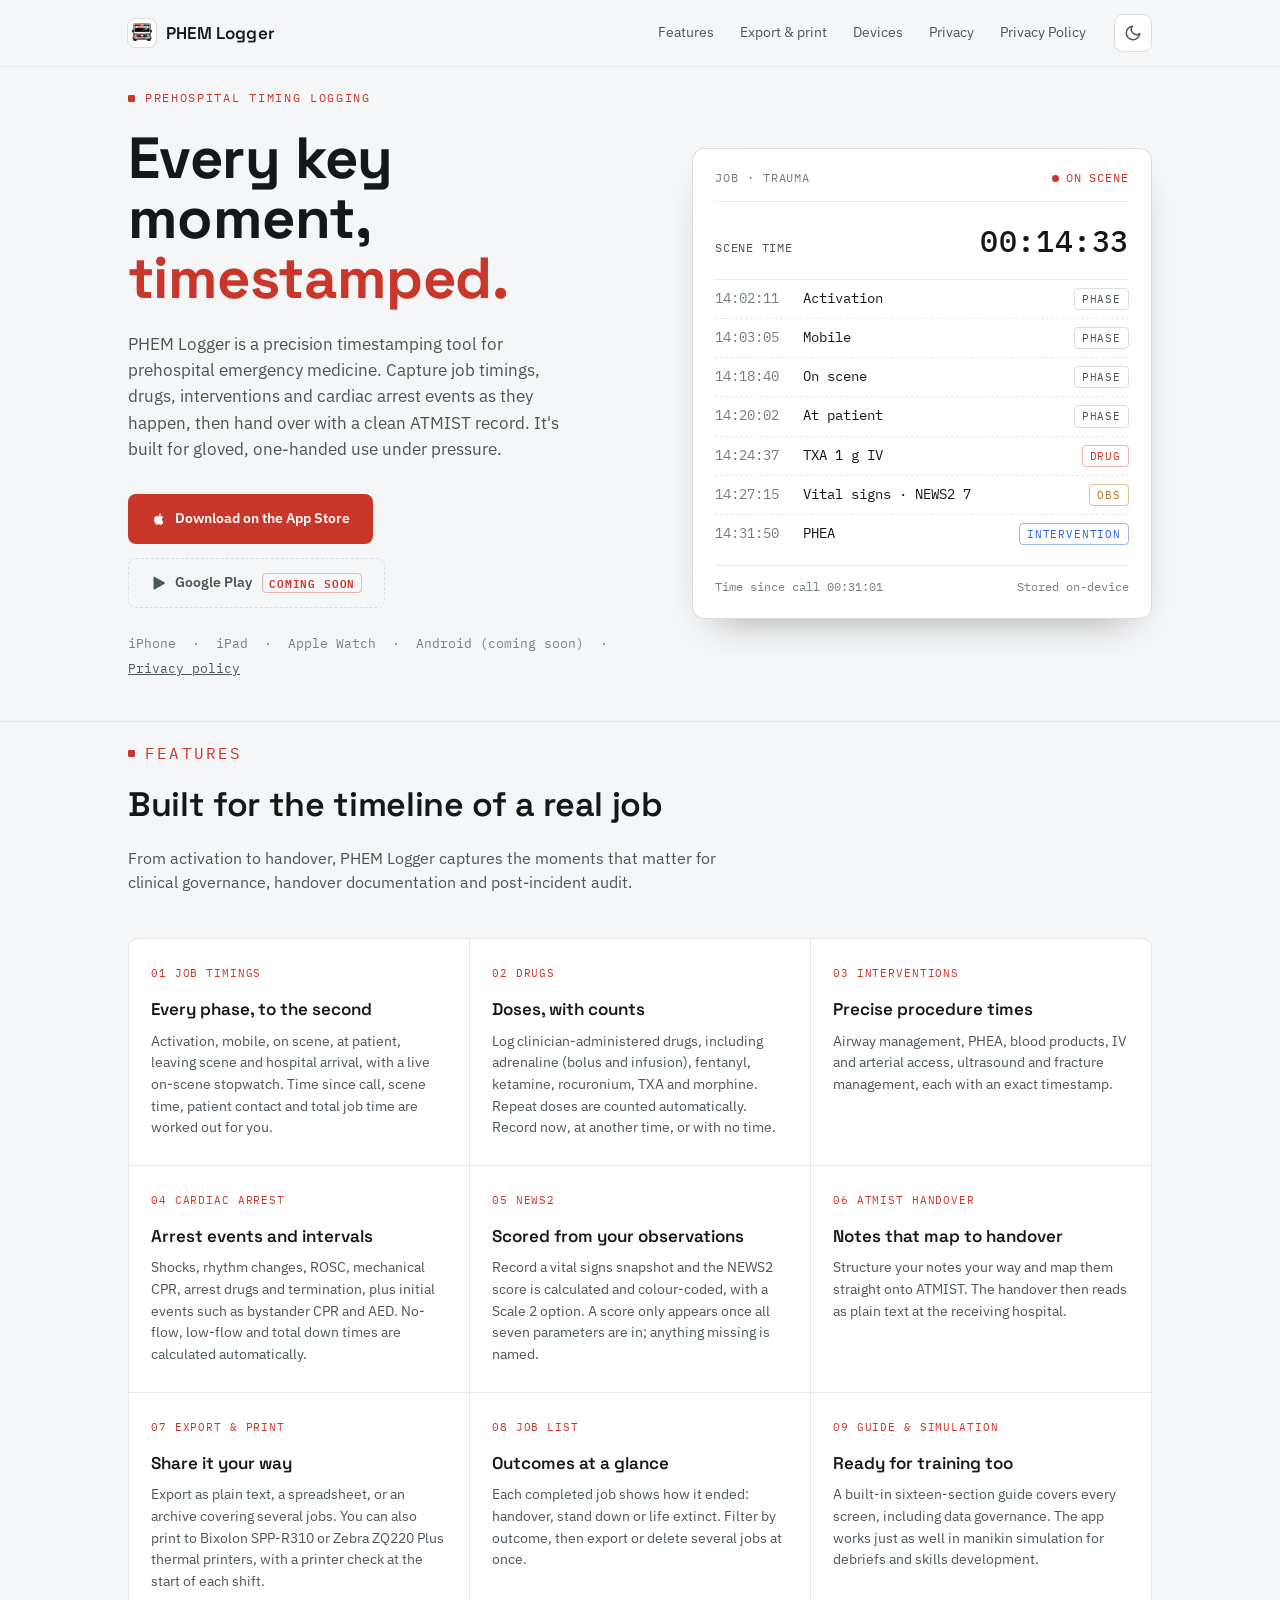
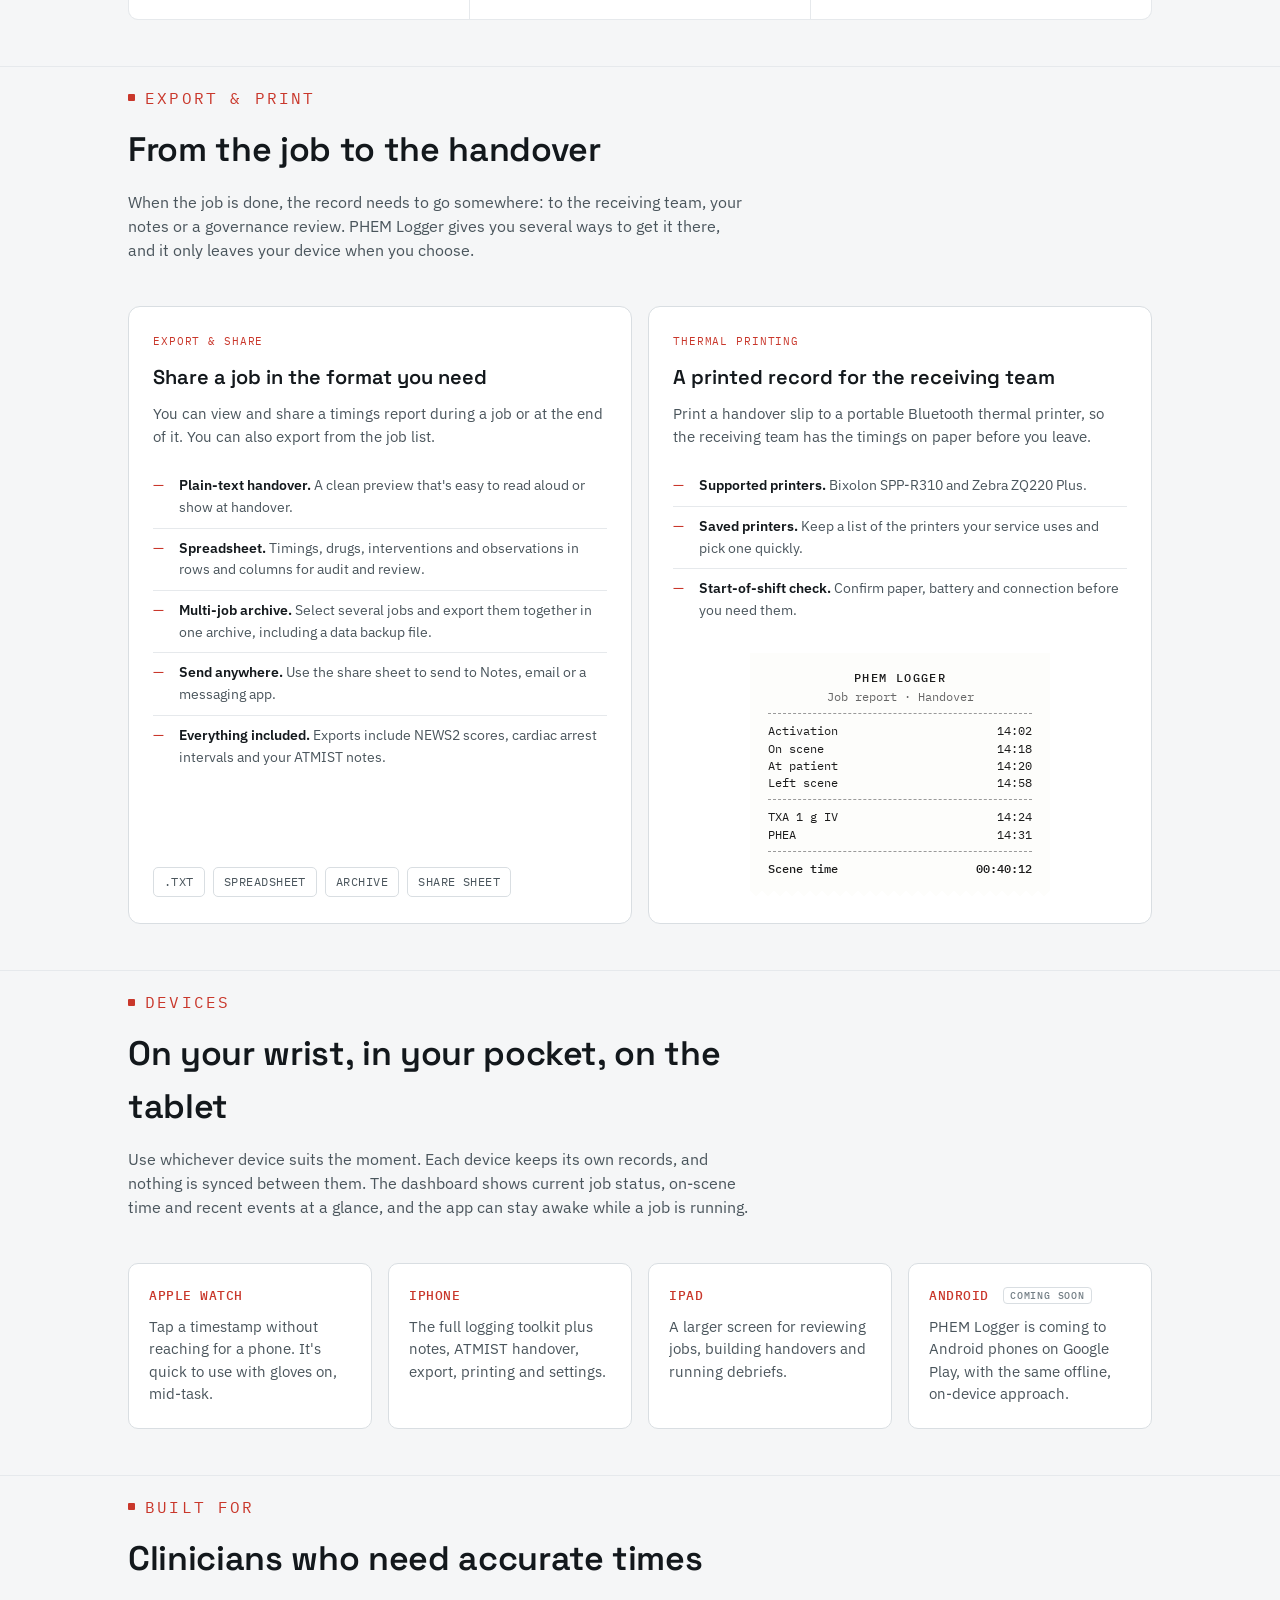
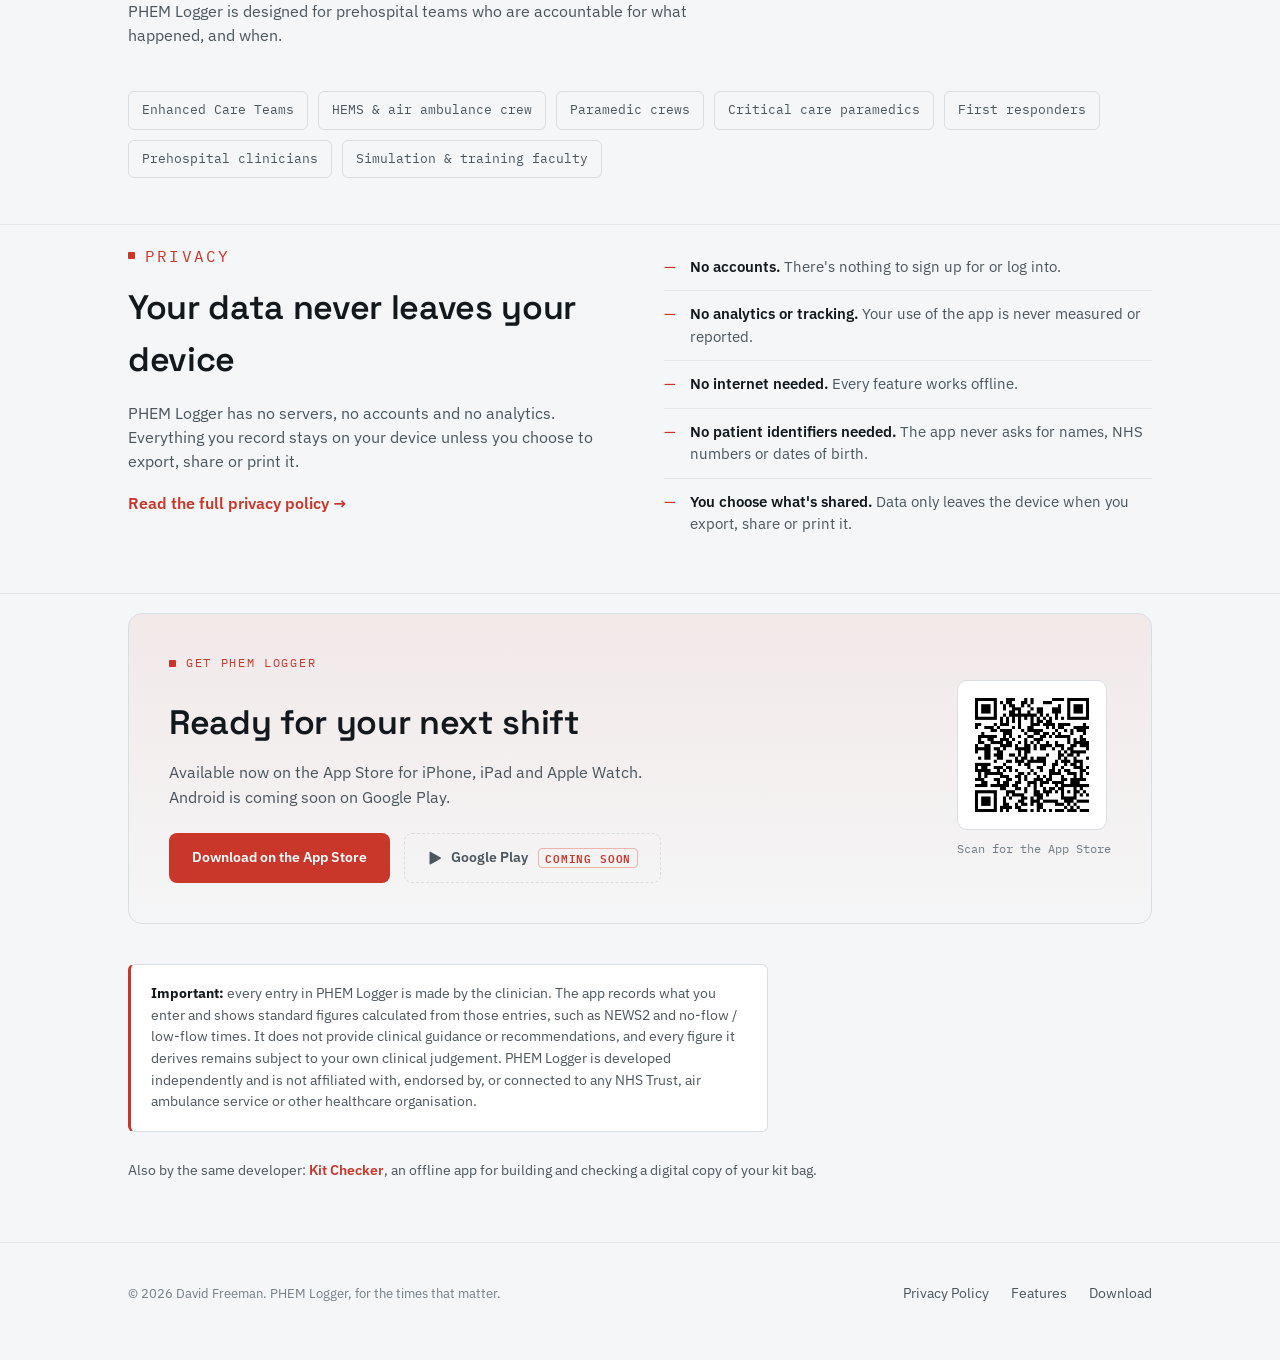
<file: index.html>
<!DOCTYPE html>
<html lang="en">
<head>
<meta charset="UTF-8">
<meta name="viewport" content="width=device-width, initial-scale=1.0">
<title>PHEM Logger — Prehospital timing, logged</title>
<meta name="description" content="PHEM Logger is a precision timestamping app for prehospital emergency medicine. Log job timings, drugs, interventions, cardiac arrest events and NEWS2 on iPhone, iPad and Apple Watch, with Android coming soon, then build an ATMIST handover. All data stays on your device.">
<meta name="theme-color" content="#12161a">
<script>
  try { var t = localStorage.getItem('phem-logger-theme'); if (t === 'light' || t === 'dark') document.documentElement.setAttribute('data-theme', t); } catch (e) {}
</script>
<link rel="preconnect" href="https://fonts.googleapis.com">
<link rel="preconnect" href="https://fonts.gstatic.com" crossorigin>
<link href="https://fonts.googleapis.com/css2?family=Space+Grotesk:wght@400;500;600;700&family=IBM+Plex+Sans:wght@400;500;600&family=IBM+Plex+Mono:wght@400;500&display=swap" rel="stylesheet">
<link rel="icon" type="image/png" sizes="32x32" href="assets/icon-32.png">
<link rel="icon" type="image/png" sizes="16x16" href="assets/icon-16.png">
<link rel="apple-touch-icon" sizes="180x180" href="assets/apple-touch-icon.png">
<link rel="stylesheet" href="assets/site.css">
<style>
  /* ---------- HERO ---------- */
  .hero{ padding:22px 0 43px; border-bottom:1px solid var(--line-soft); }
  .hero-grid{
    display:grid;
    grid-template-columns:1.05fr 0.95fr;
    gap:56px;
    align-items:center;
  }
  h1{
    font-family:var(--font-display);
    font-weight:700;
    font-size:clamp(38px, 5.2vw, 58px);
    line-height:1.04;
    letter-spacing:-0.01em;
    margin:0 0 22px;
  }
  h1 em{ font-style:normal; color:var(--accent); }
  .hero p.lede{
    font-size:17px;
    color:var(--text-dim);
    max-width:46ch;
    margin:0 0 32px;
  }
  .cta-row{ display:flex; gap:14px; flex-wrap:wrap; }
  .platforms a{ color:var(--text-dim); }
  .platforms a:hover{ color:var(--text); }
  .platforms{
    margin-top:26px;
    font-family:var(--font-mono);
    font-size:12.5px;
    color:var(--text-faint);
    display:flex; flex-wrap:wrap; gap:6px 16px;
  }

  /* ---------- EVENT LOG (signature element) ---------- */
  .log{
    background:var(--panel);
    border:1px solid var(--line);
    border-radius:12px;
    padding:20px 22px 22px;
    font-family:var(--font-mono);
    font-size:13.5px;
    box-shadow:0 18px 40px -24px rgba(0,0,0,0.45);
  }
  .log-head{
    display:flex; justify-content:space-between; align-items:center;
    color:var(--text-faint);
    font-size:11.5px; letter-spacing:0.08em; text-transform:uppercase;
    padding-bottom:14px;
    border-bottom:1px solid var(--line-soft);
  }
  .live{ display:inline-flex; align-items:center; gap:7px; color:var(--accent); }
  .live::before{
    content:""; width:7px; height:7px; border-radius:50%;
    background:var(--accent);
    animation:pulse 1.6s ease-in-out infinite;
  }
  @keyframes pulse{ 50%{ opacity:0.25; } }

  .stopwatch{
    display:flex; justify-content:space-between; align-items:baseline;
    padding:16px 0 14px;
    border-bottom:1px solid var(--line-soft);
  }
  .stopwatch .lbl{ color:var(--text-dim); font-size:12px; letter-spacing:0.06em; text-transform:uppercase; }
  .stopwatch .val{
    font-family:var(--font-mono);
    font-size:30px; font-weight:500;
    color:var(--text);
    font-variant-numeric:tabular-nums;
    letter-spacing:0.02em;
  }

  .log ul{ list-style:none; margin:0; padding:0; }
  .log li{
    display:grid;
    grid-template-columns:76px 1fr auto;
    gap:12px; align-items:baseline;
    padding:8px 0;
    border-bottom:1px dashed var(--line-soft);
    opacity:0;
    animation:reveal .4s ease forwards;
  }
  .log li:last-child{ border-bottom:none; }
  .log .ts{ color:var(--text-faint); font-variant-numeric:tabular-nums; }
  .log .ev{ color:var(--text); }
  .log .tag{
    font-size:10.5px; letter-spacing:0.08em; text-transform:uppercase;
    padding:2px 7px; border-radius:4px;
    border:1px solid var(--line);
    color:var(--text-dim);
  }
  .log .tag.drug{ color:var(--accent); border-color:var(--accent-dim); }
  .log .tag.int{ color:var(--blue); border-color:color-mix(in srgb, var(--blue) 45%, transparent); }
  .log .tag.obs{ color:var(--amber); border-color:color-mix(in srgb, var(--amber) 45%, transparent); }
  @keyframes reveal{ to{ opacity:1; } }
  .log li:nth-child(1){ animation-delay:.3s; }
  .log li:nth-child(2){ animation-delay:.6s; }
  .log li:nth-child(3){ animation-delay:.9s; }
  .log li:nth-child(4){ animation-delay:1.2s; }
  .log li:nth-child(5){ animation-delay:1.5s; }
  .log li:nth-child(6){ animation-delay:1.8s; }
  .log li:nth-child(7){ animation-delay:2.1s; }

  .log-foot{
    margin-top:12px; padding-top:12px;
    border-top:1px solid var(--line-soft);
    color:var(--text-faint);
    font-size:11.5px;
    display:flex; justify-content:space-between; gap:12px; flex-wrap:wrap;
  }

  /* ---------- SECTIONS ---------- */
  section{ padding:19px 0 46px; border-bottom:1px solid var(--line-soft); scroll-margin-top:64px; }
  .section-head{ max-width:62ch; margin-bottom:44px; }
  .section-head .eyebrow{ margin-bottom:14px; }
  h2{
    font-family:var(--font-display);
    font-weight:600;
    font-size:clamp(26px, 3.4vw, 34px);
    letter-spacing:-0.01em;
    margin:0 0 14px;
  }
  .section-head p{ color:var(--text-dim); font-size:15.5px; margin:0; }

  /* ---------- FEATURES ---------- */
  .features{
    display:grid;
    grid-template-columns:repeat(3, 1fr);
    gap:1px;
    background:var(--line-soft);
    border:1px solid var(--line-soft);
    border-radius:10px;
    overflow:hidden;
  }
  .feature{ background:var(--panel); padding:26px 22px; }
  .feature .num{
    font-family:var(--font-mono);
    font-size:11px;
    color:var(--accent);
    letter-spacing:0.08em;
    margin-bottom:14px;
  }
  .feature h3{
    font-family:var(--font-display);
    font-size:17px;
    margin:0 0 8px;
    font-weight:600;
  }
  .feature p{ font-size:14px; color:var(--text-dim); margin:0; }

  /* ---------- EXPORT & PRINT ---------- */
  .handover{
    display:grid;
    grid-template-columns:1fr 1fr;
    gap:16px;
  }
  .panel{
    border:1px solid var(--line);
    border-radius:12px;
    background:var(--panel);
    padding:26px 24px;
    display:flex; flex-direction:column;
  }
  .panel .num{
    font-family:var(--font-mono);
    font-size:11px;
    color:var(--accent);
    letter-spacing:0.08em;
    margin-bottom:12px;
  }
  .panel h3{
    font-family:var(--font-display);
    font-size:20px; font-weight:600;
    margin:0 0 10px;
  }
  .panel > p{ font-size:14.5px; color:var(--text-dim); margin:0 0 18px; }
  .panel .dash-list{ margin-bottom:22px; }
  .panel .dash-list li{ font-size:14px; padding:9px 0 9px 26px; }
  .formats{ display:flex; flex-wrap:wrap; gap:8px; margin-top:auto; }
  .formats span{
    font-family:var(--font-mono);
    font-size:11.5px;
    letter-spacing:0.04em;
    color:var(--text-dim);
    border:1px solid var(--line);
    border-radius:5px;
    padding:5px 10px;
  }
  /* Thermal printout mock: always paper-white, whatever the theme. */
  .receipt{
    margin-top:auto;
    align-self:center;
    width:100%; max-width:300px;
    background:#fdfdfb;
    color:#1b1b1b;
    font-family:var(--font-mono);
    font-size:11.5px;
    line-height:1.5;
    padding:16px 18px 20px;
    box-shadow:0 10px 26px -14px rgba(0,0,0,0.5);
    -webkit-mask:linear-gradient(#000 0 0) top/100% calc(100% - 8px) no-repeat,
      conic-gradient(from -45deg at bottom, #0000, #000 1deg 89deg, #0000 90deg) bottom/12px 8px repeat-x;
            mask:linear-gradient(#000 0 0) top/100% calc(100% - 8px) no-repeat,
      conic-gradient(from -45deg at bottom, #0000, #000 1deg 89deg, #0000 90deg) bottom/12px 8px repeat-x;
  }
  .receipt .r-title{ text-align:center; font-weight:500; letter-spacing:0.12em; margin-bottom:2px; }
  .receipt .r-sub{ text-align:center; color:#666; margin-bottom:8px; }
  .receipt .r-rule{ border-top:1px dashed #9a9a9a; margin:8px 0; }
  .receipt .r-row{ display:flex; justify-content:space-between; gap:10px; }
  .receipt .r-k{ font-weight:500; }

  /* ---------- DEVICES ---------- */
  .devices{
    display:grid;
    grid-template-columns:repeat(4, 1fr);
    gap:16px;
  }
  .device h3 .soon-tag{
    font-size:10px; letter-spacing:0.08em;
    color:var(--text-faint);
    border:1px solid var(--line);
    border-radius:4px;
    padding:1px 6px; margin-left:6px;
    vertical-align:1px;
  }
  .device h3 .soon-tag:empty{ display:none; }
  .device{
    border:1px solid var(--line);
    border-radius:10px;
    padding:22px 20px;
    background:var(--panel);
  }
  .device h3{
    font-family:var(--font-mono);
    font-size:12.5px;
    letter-spacing:0.04em;
    text-transform:uppercase;
    color:var(--accent);
    margin:0 0 10px;
    font-weight:500;
  }
  .device p{ margin:0; font-size:14.5px; color:var(--text-dim); }

  /* ---------- ROSTER ---------- */
  .roster{ display:flex; flex-wrap:wrap; gap:10px; }
  .roster span{
    font-family:var(--font-mono);
    font-size:13px;
    color:var(--text-dim);
    border:1px solid var(--line);
    border-radius:6px;
    padding:8px 13px;
  }

  /* ---------- PRIVACY ---------- */
  .split{
    display:grid;
    grid-template-columns:1fr 1fr;
    gap:48px;
    align-items:start;
  }
  .dash-list{ list-style:none; margin:0; padding:0; }
  .dash-list li{
    position:relative;
    padding:12px 0 12px 26px;
    border-bottom:1px solid var(--line-soft);
    font-size:14.5px;
    color:var(--text-dim);
  }
  .dash-list li:last-child{ border-bottom:none; }
  .dash-list li::before{ content:"—"; color:var(--accent); position:absolute; left:0; }
  .dash-list li strong{ color:var(--text); font-weight:600; }
  .text-link{ color:var(--accent); font-weight:600; text-decoration:none; }
  .text-link:hover{ text-decoration:underline; }

  /* ---------- DOWNLOAD ---------- */
  .download{
    display:grid;
    grid-template-columns:1fr auto;
    gap:40px;
    align-items:center;
    background:linear-gradient(180deg, var(--accent-wash), transparent);
    border:1px solid var(--line);
    border-radius:14px;
    padding:40px;
  }
  .download h2{ margin-bottom:10px; }
  .download p{ color:var(--text-dim); margin:0 0 24px; max-width:52ch; }
  .qr{
    text-align:center;
    font-family:var(--font-mono);
    font-size:11.5px;
    color:var(--text-faint);
  }
  .qr img{
    display:block;
    width:150px; height:150px;
    background:#fff;
    padding:10px;
    border-radius:10px;
    border:1px solid var(--line);
    margin-bottom:10px;
  }

  /* ---------- DISCLAIMER ---------- */
  .disclaimer{
    background:var(--panel);
    border:1px solid var(--line);
    border-left:3px solid var(--accent);
    border-radius:6px;
    padding:18px 20px;
    font-size:14px;
    color:var(--text-dim);
    max-width:80ch;
  }
  .disclaimer strong{ color:var(--text); }

  .sibling{
    margin-top:28px;
    font-size:14px;
    color:var(--text-dim);
  }

  @media (max-width: 860px){
    .hero{ padding:14px 0 34px; }
    .hero-grid{ grid-template-columns:1fr; gap:40px; }
    .features{ grid-template-columns:1fr 1fr; }
    .devices{ grid-template-columns:1fr 1fr; }
    .handover{ grid-template-columns:1fr; }
    .split{ grid-template-columns:1fr; gap:24px; }
    .download{ grid-template-columns:1fr; padding:28px; }
    .qr{ text-align:left; }
  }
  @media (max-width: 520px){
    section{ padding:14px 0 34px; }
    .features{ grid-template-columns:1fr; }
    .devices{ grid-template-columns:1fr; }
    .log{ padding:16px; font-size:12.5px; }
    .log li{ grid-template-columns:64px 1fr auto; gap:8px; }
    .stopwatch .val{ font-size:24px; }
    .download{ padding:22px 18px; }
  }
</style>
</head>
<body>

<header class="site">
  <div class="nav">
    <a class="brand" href="#top">
      <img class="mark" src="assets/icon-56.png" width="28" height="28" alt="" aria-hidden="true">
      PHEM Logger
    </a>
    <div class="nav-right">
      <nav class="links">
        <a href="#features">Features</a>
        <a href="#export">Export &amp; print</a>
        <a href="#devices">Devices</a>
        <a href="#privacy">Privacy</a>
        <a href="privacy-policy.html">Privacy Policy</a>
      </nav>
      <button class="theme-toggle" id="theme-toggle" type="button" aria-label="Toggle light or dark mode">
        <svg class="i-sun" viewBox="0 0 24 24" fill="none" stroke="currentColor" stroke-width="2" stroke-linecap="round" stroke-linejoin="round" aria-hidden="true"><circle cx="12" cy="12" r="4"/><path d="M12 2v2M12 20v2M4.93 4.93l1.41 1.41M17.66 17.66l1.41 1.41M2 12h2M20 12h2M4.93 19.07l1.41-1.41M17.66 6.34l1.41-1.41"/></svg>
        <svg class="i-moon" viewBox="0 0 24 24" fill="none" stroke="currentColor" stroke-width="2" stroke-linecap="round" stroke-linejoin="round" aria-hidden="true"><path d="M21 12.79A9 9 0 1 1 11.21 3 7 7 0 0 0 21 12.79z"/></svg>
      </button>
    </div>
  </div>
</header>

<main id="top">

  <section class="hero">
    <div class="wrap hero-grid">
      <div>
        <p class="eyebrow">Prehospital timing logging</p>
        <h1>Every key moment,<br><em>timestamped.</em></h1>
        <p class="lede">
          PHEM Logger is a precision timestamping tool for prehospital
          emergency medicine. Capture job timings, drugs, interventions and
          cardiac arrest events as they happen, then hand over with a
          clean ATMIST record. It's built for gloved, one-handed use
          under pressure.
        </p>
        <div class="cta-row">
          <a class="btn btn-primary" href="https://apps.apple.com/gb/app/phem-logger/id6768947913" target="_blank" rel="noopener">
            <svg viewBox="0 0 24 24" fill="currentColor" aria-hidden="true"><path d="M16.37 12.6c-.02-2.2 1.8-3.26 1.88-3.31-1.03-1.5-2.62-1.7-3.18-1.73-1.35-.14-2.64.8-3.33.8-.69 0-1.74-.78-2.87-.76-1.47.02-2.83.86-3.59 2.18-1.53 2.66-.39 6.6 1.1 8.76.73 1.05 1.6 2.24 2.73 2.2 1.1-.04 1.51-.71 2.84-.71 1.32 0 1.7.71 2.86.69 1.18-.02 1.93-1.07 2.65-2.13.84-1.22 1.18-2.4 1.2-2.46-.03-.01-2.3-.88-2.32-3.5zM14.2 6.13c.6-.73 1.01-1.75.9-2.76-.87.04-1.92.58-2.54 1.31-.56.64-1.05 1.67-.92 2.66.97.08 1.96-.49 2.56-1.21z"/></svg>
            Download on the App Store
          </a>
          <a class="btn btn-ghost btn-soon" data-store="google-play" aria-disabled="true">
            <svg viewBox="0 0 24 24" fill="currentColor" aria-hidden="true"><path d="M4.2 2.6c-.25.26-.4.66-.4 1.18v16.44c0 .52.15.92.4 1.18l.07.06 9.2-9.2v-.22l-9.2-9.2-.07.06zM16.53 15.33l-3.06-3.07v-.22l3.06-3.07.07.04 3.63 2.06c1.04.59 1.04 1.55 0 2.14l-3.63 2.06-.07.04zM16.6 15.29 13.47 12.15 4.2 21.4c.34.36.91.4 1.55.04l10.85-6.15M16.6 9.01 5.75 2.86c-.64-.36-1.21-.32-1.55.04l9.27 9.25 3.13-3.14z"/></svg>
            <span class="store-label">Google Play</span><span class="soon">Coming soon</span>
          </a>
        </div>
        <div class="platforms">
          <span>iPhone</span><span>·</span><span>iPad</span><span>·</span><span>Apple Watch</span><span>·</span><span data-android-status="Android">Android (coming soon)</span>
          <span>·</span><a href="privacy-policy.html">Privacy policy</a>
        </div>
      </div>

      <div class="log" aria-hidden="true">
        <div class="log-head">
          <span>Job · Trauma</span>
          <span class="live">On scene</span>
        </div>
        <div class="stopwatch">
          <span class="lbl">Scene time</span>
          <span class="val" id="stopwatch">00:14:32</span>
        </div>
        <ul>
          <li><span class="ts">14:02:11</span><span class="ev">Activation</span><span class="tag">Phase</span></li>
          <li><span class="ts">14:03:05</span><span class="ev">Mobile</span><span class="tag">Phase</span></li>
          <li><span class="ts">14:18:40</span><span class="ev">On scene</span><span class="tag">Phase</span></li>
          <li><span class="ts">14:20:02</span><span class="ev">At patient</span><span class="tag">Phase</span></li>
          <li><span class="ts">14:24:37</span><span class="ev">TXA 1 g IV</span><span class="tag drug">Drug</span></li>
          <li><span class="ts">14:27:15</span><span class="ev">Vital signs · NEWS2 7</span><span class="tag obs">Obs</span></li>
          <li><span class="ts">14:31:50</span><span class="ev">PHEA</span><span class="tag int">Intervention</span></li>
        </ul>
        <div class="log-foot">
          <span>Time since call 00:31:01</span>
          <span>Stored on-device</span>
        </div>
      </div>
    </div>
  </section>

  <section id="features">
    <div class="wrap">
      <div class="section-head">
        <p class="eyebrow">Features</p>
        <h2>Built for the timeline of a real job</h2>
        <p>From activation to handover, PHEM Logger captures the moments that matter for clinical governance, handover documentation and post-incident audit.</p>
      </div>
      <div class="features">
        <div class="feature">
          <div class="num">01 JOB TIMINGS</div>
          <h3>Every phase, to the second</h3>
          <p>Activation, mobile, on scene, at patient, leaving scene and hospital arrival, with a live on-scene stopwatch. Time since call, scene time, patient contact and total job time are worked out for you.</p>
        </div>
        <div class="feature">
          <div class="num">02 DRUGS</div>
          <h3>Doses, with counts</h3>
          <p>Log clinician-administered drugs, including adrenaline (bolus and infusion), fentanyl, ketamine, rocuronium, TXA and morphine. Repeat doses are counted automatically. Record now, at another time, or with no time.</p>
        </div>
        <div class="feature">
          <div class="num">03 INTERVENTIONS</div>
          <h3>Precise procedure times</h3>
          <p>Airway management, PHEA, blood products, IV and arterial access, ultrasound and fracture management, each with an exact timestamp.</p>
        </div>
        <div class="feature">
          <div class="num">04 CARDIAC ARREST</div>
          <h3>Arrest events and intervals</h3>
          <p>Shocks, rhythm changes, ROSC, mechanical CPR, arrest drugs and termination, plus initial events such as bystander CPR and AED. No-flow, low-flow and total down times are calculated automatically.</p>
        </div>
        <div class="feature">
          <div class="num">05 NEWS2</div>
          <h3>Scored from your observations</h3>
          <p>Record a vital signs snapshot and the NEWS2 score is calculated and colour-coded, with a Scale 2 option. A score only appears once all seven parameters are in; anything missing is named.</p>
        </div>
        <div class="feature">
          <div class="num">06 ATMIST HANDOVER</div>
          <h3>Notes that map to handover</h3>
          <p>Structure your notes your way and map them straight onto ATMIST. The handover then reads as plain text at the receiving hospital.</p>
        </div>
        <div class="feature">
          <div class="num">07 EXPORT &amp; PRINT</div>
          <h3>Share it your way</h3>
          <p>Export as plain text, a spreadsheet, or an archive covering several jobs. You can also print to Bixolon SPP-R310 or Zebra ZQ220 Plus thermal printers, with a printer check at the start of each shift.</p>
        </div>
        <div class="feature">
          <div class="num">08 JOB LIST</div>
          <h3>Outcomes at a glance</h3>
          <p>Each completed job shows how it ended: handover, stand down or life extinct. Filter by outcome, then export or delete several jobs at once.</p>
        </div>
        <div class="feature">
          <div class="num">09 GUIDE &amp; SIMULATION</div>
          <h3>Ready for training too</h3>
          <p>A built-in sixteen-section guide covers every screen, including data governance. The app works just as well in manikin simulation for debriefs and skills development.</p>
        </div>
      </div>
    </div>
  </section>

  <section id="export">
    <div class="wrap">
      <div class="section-head">
        <p class="eyebrow">Export &amp; print</p>
        <h2>From the job to the handover</h2>
        <p>When the job is done, the record needs to go somewhere: to the receiving team, your notes or a governance review. PHEM Logger gives you several ways to get it there, and it only leaves your device when you choose.</p>
      </div>
      <div class="handover">
        <div class="panel">
          <div class="num">EXPORT &amp; SHARE</div>
          <h3>Share a job in the format you need</h3>
          <p>You can view and share a timings report during a job or at the end of it. You can also export from the job list.</p>
          <ul class="dash-list">
            <li><strong>Plain-text handover.</strong> A clean preview that's easy to read aloud or show at handover.</li>
            <li><strong>Spreadsheet.</strong> Timings, drugs, interventions and observations in rows and columns for audit and review.</li>
            <li><strong>Multi-job archive.</strong> Select several jobs and export them together in one archive, including a data backup file.</li>
            <li><strong>Send anywhere.</strong> Use the share sheet to send to Notes, email or a messaging app.</li>
            <li><strong>Everything included.</strong> Exports include NEWS2 scores, cardiac arrest intervals and your ATMIST notes.</li>
          </ul>
          <div class="formats" aria-label="Export formats">
            <span>.TXT</span><span>SPREADSHEET</span><span>ARCHIVE</span><span>SHARE SHEET</span>
          </div>
        </div>

        <div class="panel">
          <div class="num">THERMAL PRINTING</div>
          <h3>A printed record for the receiving team</h3>
          <p>Print a handover slip to a portable Bluetooth thermal printer, so the receiving team has the timings on paper before you leave.</p>
          <ul class="dash-list">
            <li><strong>Supported printers.</strong> Bixolon SPP-R310 and Zebra ZQ220 Plus.</li>
            <li><strong>Saved printers.</strong> Keep a list of the printers your service uses and pick one quickly.</li>
            <li><strong>Start-of-shift check.</strong> Confirm paper, battery and connection before you need them.</li>
          </ul>
          <div class="receipt" aria-hidden="true">
            <div class="r-title">PHEM LOGGER</div>
            <div class="r-sub">Job report · Handover</div>
            <div class="r-rule"></div>
            <div class="r-row"><span>Activation</span><span>14:02</span></div>
            <div class="r-row"><span>On scene</span><span>14:18</span></div>
            <div class="r-row"><span>At patient</span><span>14:20</span></div>
            <div class="r-row"><span>Left scene</span><span>14:58</span></div>
            <div class="r-rule"></div>
            <div class="r-row"><span>TXA 1 g IV</span><span>14:24</span></div>
            <div class="r-row"><span>PHEA</span><span>14:31</span></div>
            <div class="r-rule"></div>
            <div class="r-row r-k"><span>Scene time</span><span>00:40:12</span></div>
          </div>
        </div>
      </div>
    </div>
  </section>

  <section id="devices">
    <div class="wrap">
      <div class="section-head">
        <p class="eyebrow">Devices</p>
        <h2>On your wrist, in your pocket, on the tablet</h2>
        <p>Use whichever device suits the moment. Each device keeps its own records, and nothing is synced between them. The dashboard shows current job status, on-scene time and recent events at a glance, and the app can stay awake while a job is running.</p>
      </div>
      <div class="devices">
        <div class="device">
          <h3>Apple Watch</h3>
          <p>Tap a timestamp without reaching for a phone. It's quick to use with gloves on, mid-task.</p>
        </div>
        <div class="device">
          <h3>iPhone</h3>
          <p>The full logging toolkit plus notes, ATMIST handover, export, printing and settings.</p>
        </div>
        <div class="device">
          <h3>iPad</h3>
          <p>A larger screen for reviewing jobs, building handovers and running debriefs.</p>
        </div>
        <div class="device">
          <h3>Android <span class="soon-tag" data-android-status="">Coming soon</span></h3>
          <p data-android-status="Available on Google Play for Android phones, with the same offline, on-device approach.">PHEM Logger is coming to Android phones on Google Play, with the same offline, on-device approach.</p>
        </div>
      </div>
    </div>
  </section>

  <section id="who">
    <div class="wrap">
      <div class="section-head">
        <p class="eyebrow">Built for</p>
        <h2>Clinicians who need accurate times</h2>
        <p>PHEM Logger is designed for prehospital teams who are accountable for what happened, and when.</p>
      </div>
      <div class="roster">
        <span>Enhanced Care Teams</span>
        <span>HEMS &amp; air ambulance crew</span>
        <span>Paramedic crews</span>
        <span>Critical care paramedics</span>
        <span>First responders</span>
        <span>Prehospital clinicians</span>
        <span>Simulation &amp; training faculty</span>
      </div>
    </div>
  </section>

  <section id="privacy">
    <div class="wrap split">
      <div class="section-head" style="margin-bottom:0;">
        <p class="eyebrow">Privacy</p>
        <h2>Your data never leaves your device</h2>
        <p>PHEM Logger has no servers, no accounts and no analytics. Everything you record stays on your device unless you choose to export, share or print it.</p>
        <p style="margin-top:18px;"><a class="text-link" href="privacy-policy.html">Read the full privacy policy →</a></p>
      </div>
      <ul class="dash-list">
        <li><strong>No accounts.</strong> There's nothing to sign up for or log into.</li>
        <li><strong>No analytics or tracking.</strong> Your use of the app is never measured or reported.</li>
        <li><strong>No internet needed.</strong> Every feature works offline.</li>
        <li><strong>No patient identifiers needed.</strong> The app never asks for names, NHS numbers or dates of birth.</li>
        <li><strong>You choose what's shared.</strong> Data only leaves the device when you export, share or print it.</li>
      </ul>
    </div>
  </section>

  <section id="download">
    <div class="wrap">
      <div class="download">
        <div>
          <p class="eyebrow">Get PHEM Logger</p>
          <h2>Ready for your next shift</h2>
          <p>Available now on the App Store for iPhone, iPad and Apple Watch. <span data-android-status="Also available on Google Play for Android.">Android is coming soon on Google Play.</span></p>
          <div class="cta-row">
            <a class="btn btn-primary" href="https://apps.apple.com/gb/app/phem-logger/id6768947913" target="_blank" rel="noopener">Download on the App Store</a>
            <a class="btn btn-ghost btn-soon" data-store="google-play" aria-disabled="true">
            <svg viewBox="0 0 24 24" fill="currentColor" aria-hidden="true"><path d="M4.2 2.6c-.25.26-.4.66-.4 1.18v16.44c0 .52.15.92.4 1.18l.07.06 9.2-9.2v-.22l-9.2-9.2-.07.06zM16.53 15.33l-3.06-3.07v-.22l3.06-3.07.07.04 3.63 2.06c1.04.59 1.04 1.55 0 2.14l-3.63 2.06-.07.04zM16.6 15.29 13.47 12.15 4.2 21.4c.34.36.91.4 1.55.04l10.85-6.15M16.6 9.01 5.75 2.86c-.64-.36-1.21-.32-1.55.04l9.27 9.25 3.13-3.14z"/></svg>
            <span class="store-label">Google Play</span><span class="soon">Coming soon</span>
          </a>
          </div>
        </div>
        <div class="qr">
          <img src="assets/app-store-qr.png" width="150" height="150" alt="QR code linking to PHEM Logger on the App Store">
          Scan for the App Store
        </div>
      </div>

      <p class="disclaimer" style="margin-top:40px;">
        <strong>Important:</strong> every entry in PHEM Logger is made by the clinician.
        The app records what you enter and shows standard figures calculated from
        those entries, such as NEWS2 and no-flow / low-flow times. It does not provide
        clinical guidance or recommendations, and every figure it derives remains
        subject to your own clinical judgement. PHEM Logger is developed independently
        and is not affiliated with, endorsed by, or connected to any NHS Trust, air
        ambulance service or other healthcare organisation.
      </p>

      <p class="sibling">
        Also by the same developer:
        <a class="text-link" href="https://stroudiedr.github.io/Kit-Checker/" target="_blank" rel="noopener">Kit Checker</a>,
        an offline app for building and checking a digital copy of your kit bag.
      </p>
    </div>
  </section>

</main>

<footer>
  <div class="wrap foot-row">
    <div class="foot-note">© 2026 David Freeman. PHEM Logger, for the times that matter.</div>
    <div class="foot-links">
      <a href="privacy-policy.html">Privacy Policy</a>
      <a href="#features">Features</a>
      <a href="#download">Download</a>
    </div>
  </div>
</footer>

<script src="assets/theme.js"></script>
<script src="assets/store-links.js"></script>
<script>
  // Hero stopwatch: ticks up from 00:14:32 so the log reads as live.
  (function(){
    var el = document.getElementById('stopwatch');
    if (!el || window.matchMedia('(prefers-reduced-motion: reduce)').matches) return;
    var s = 14 * 60 + 32;
    function pad(n){ return (n < 10 ? '0' : '') + n; }
    setInterval(function(){
      s++;
      el.textContent = pad(Math.floor(s / 3600)) + ':' + pad(Math.floor(s / 60) % 60) + ':' + pad(s % 60);
    }, 1000);
  })();
</script>
</body>
</html>
</file>
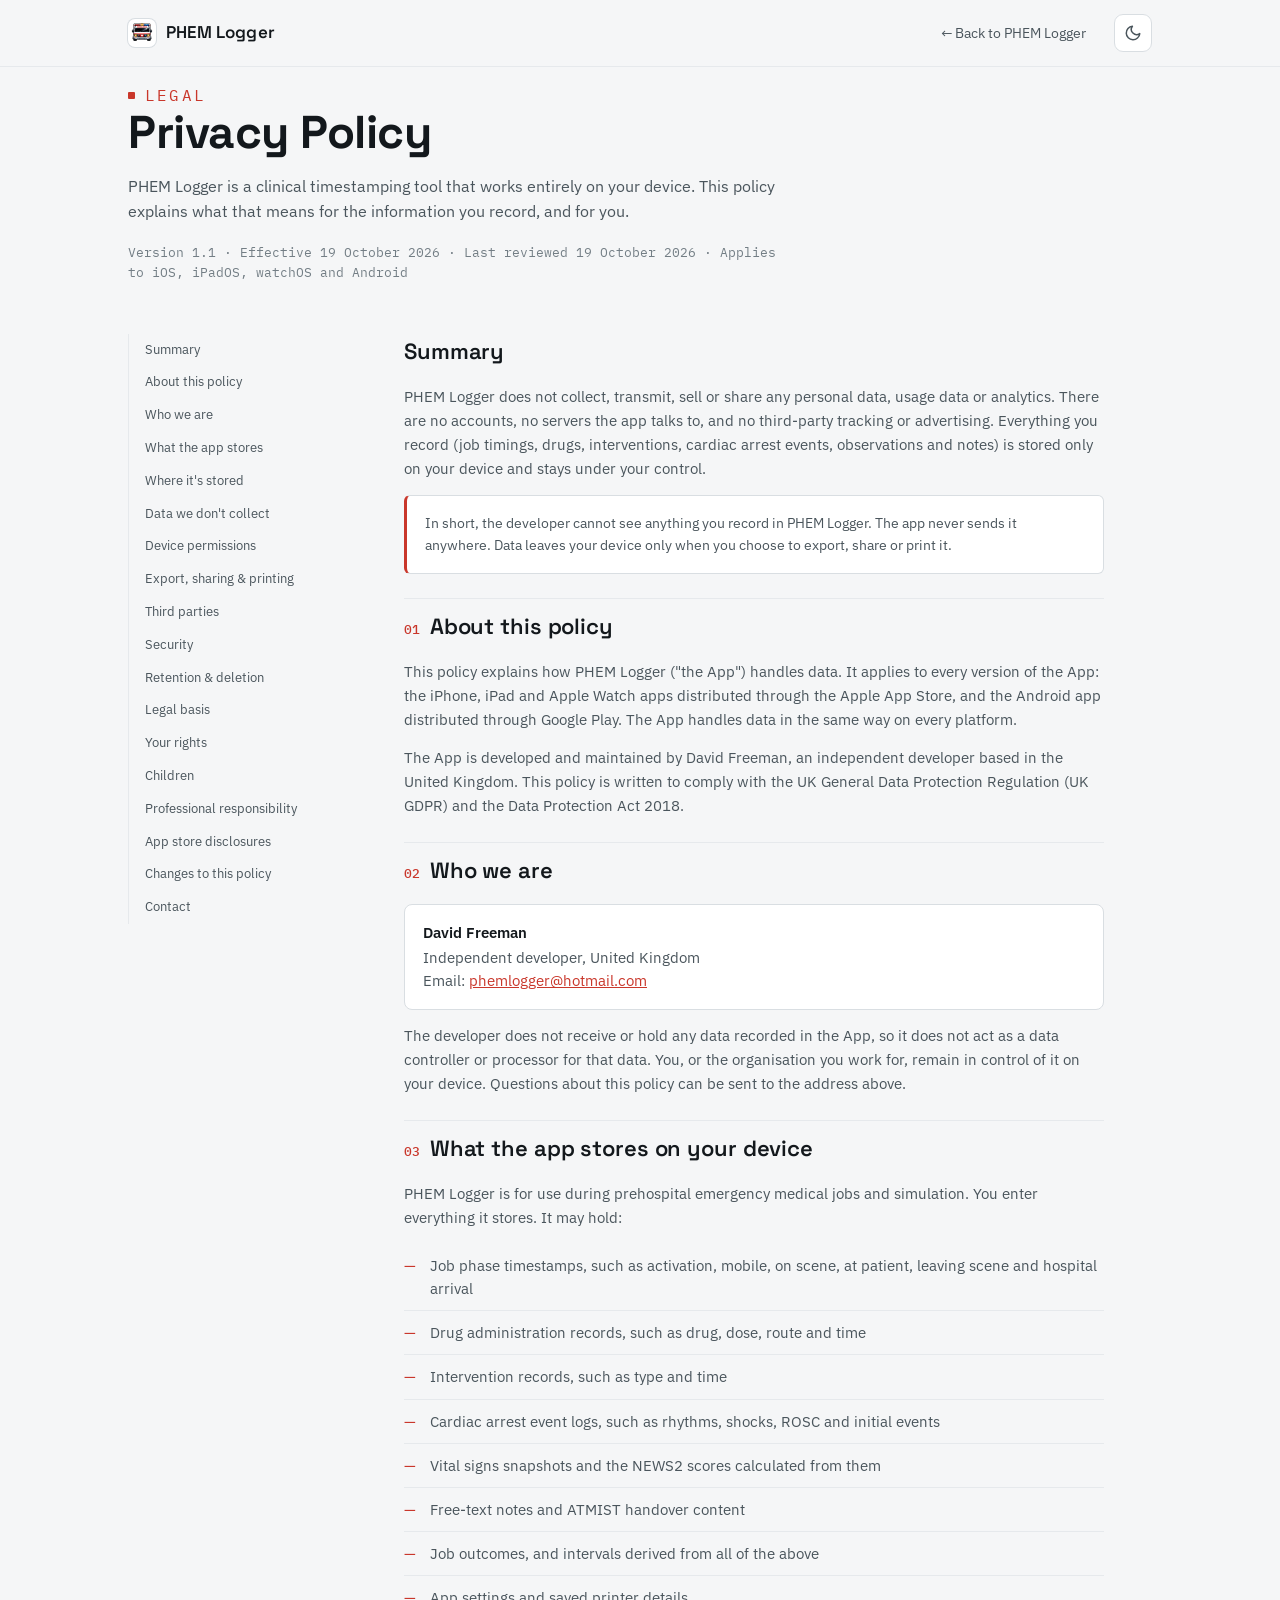
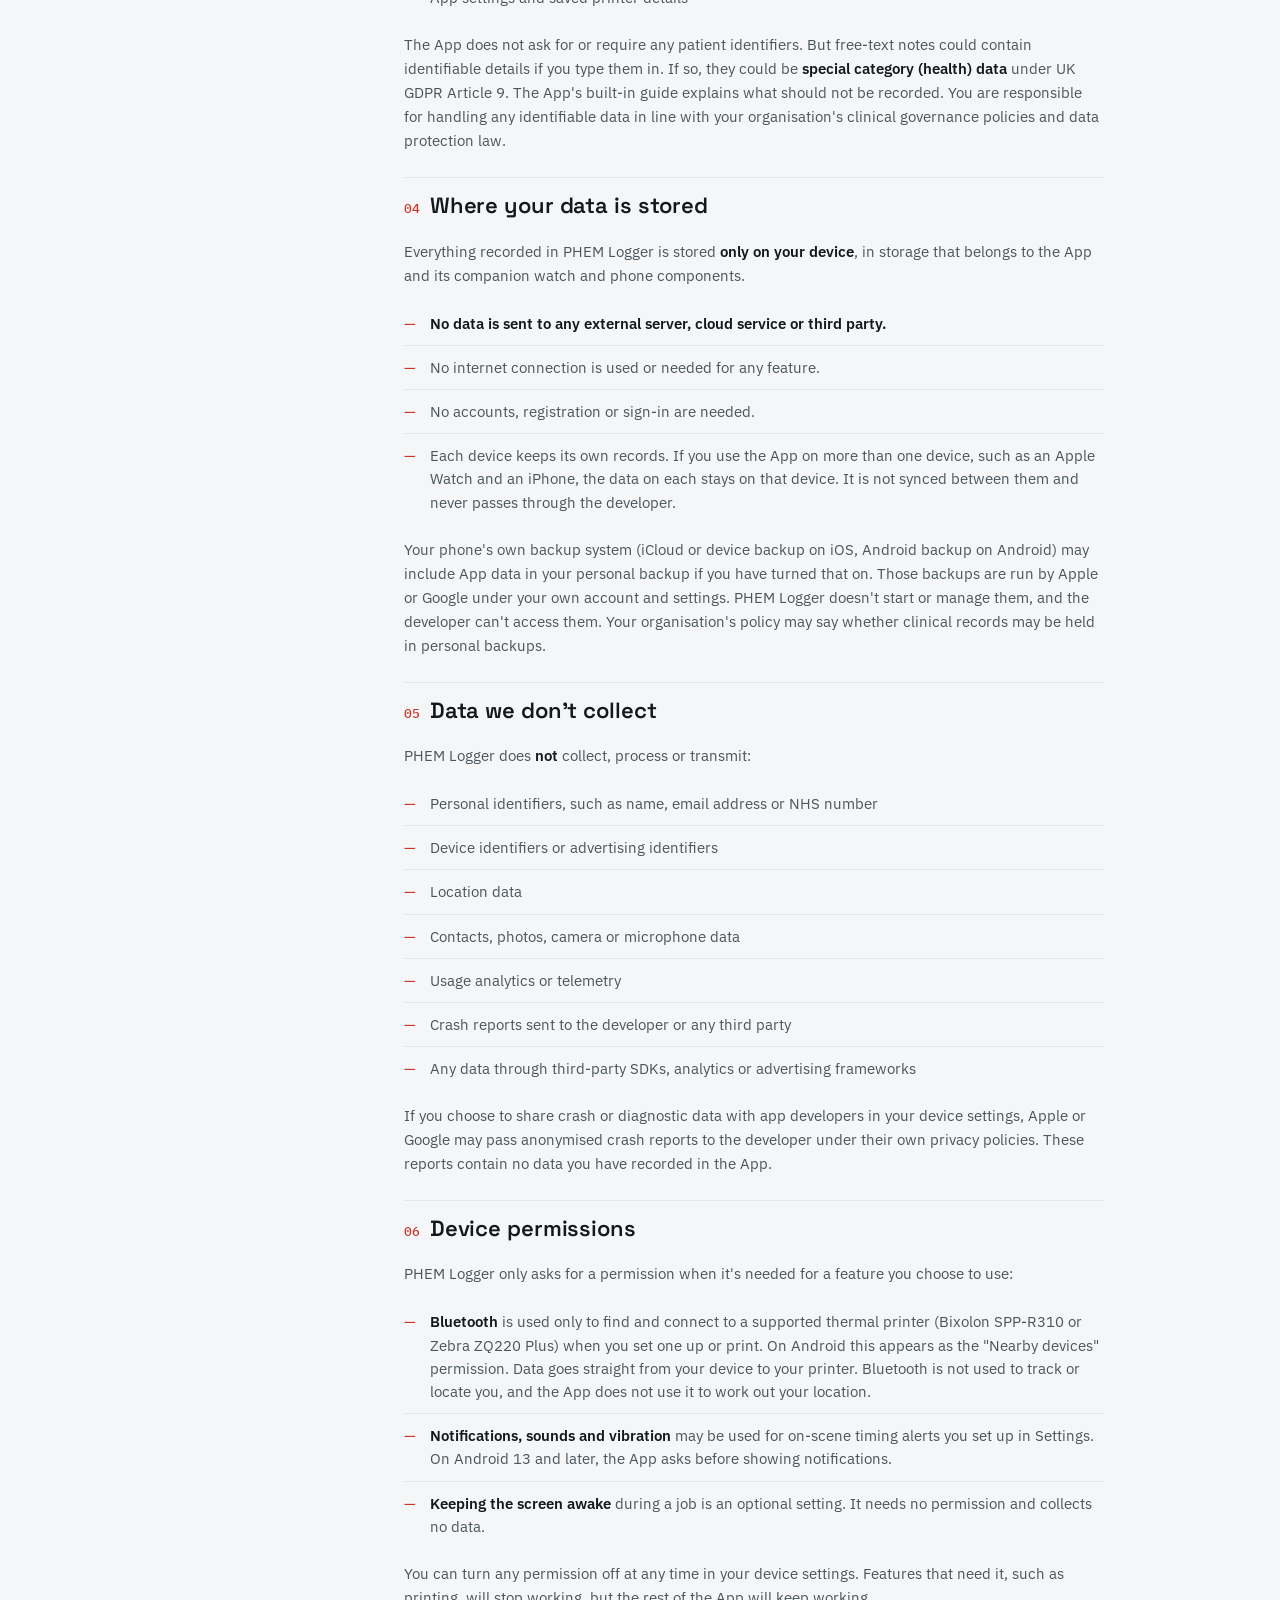
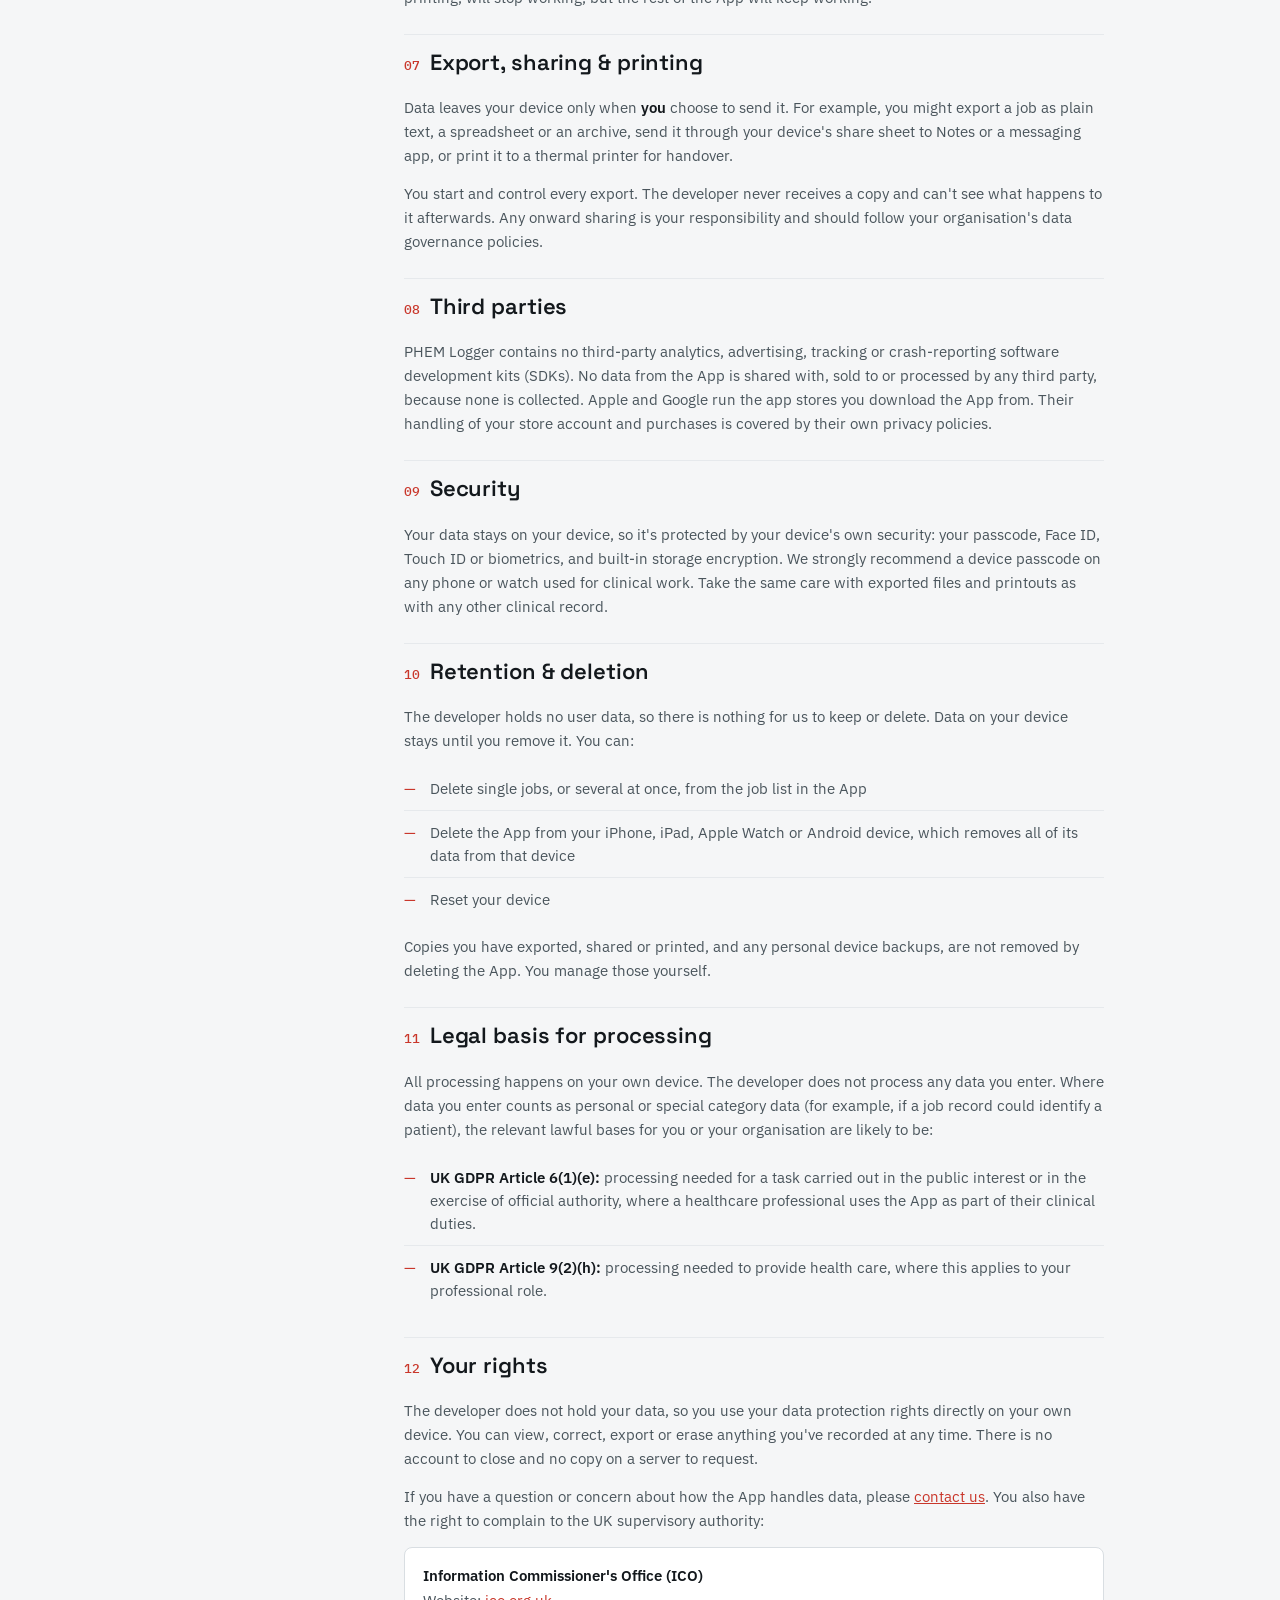
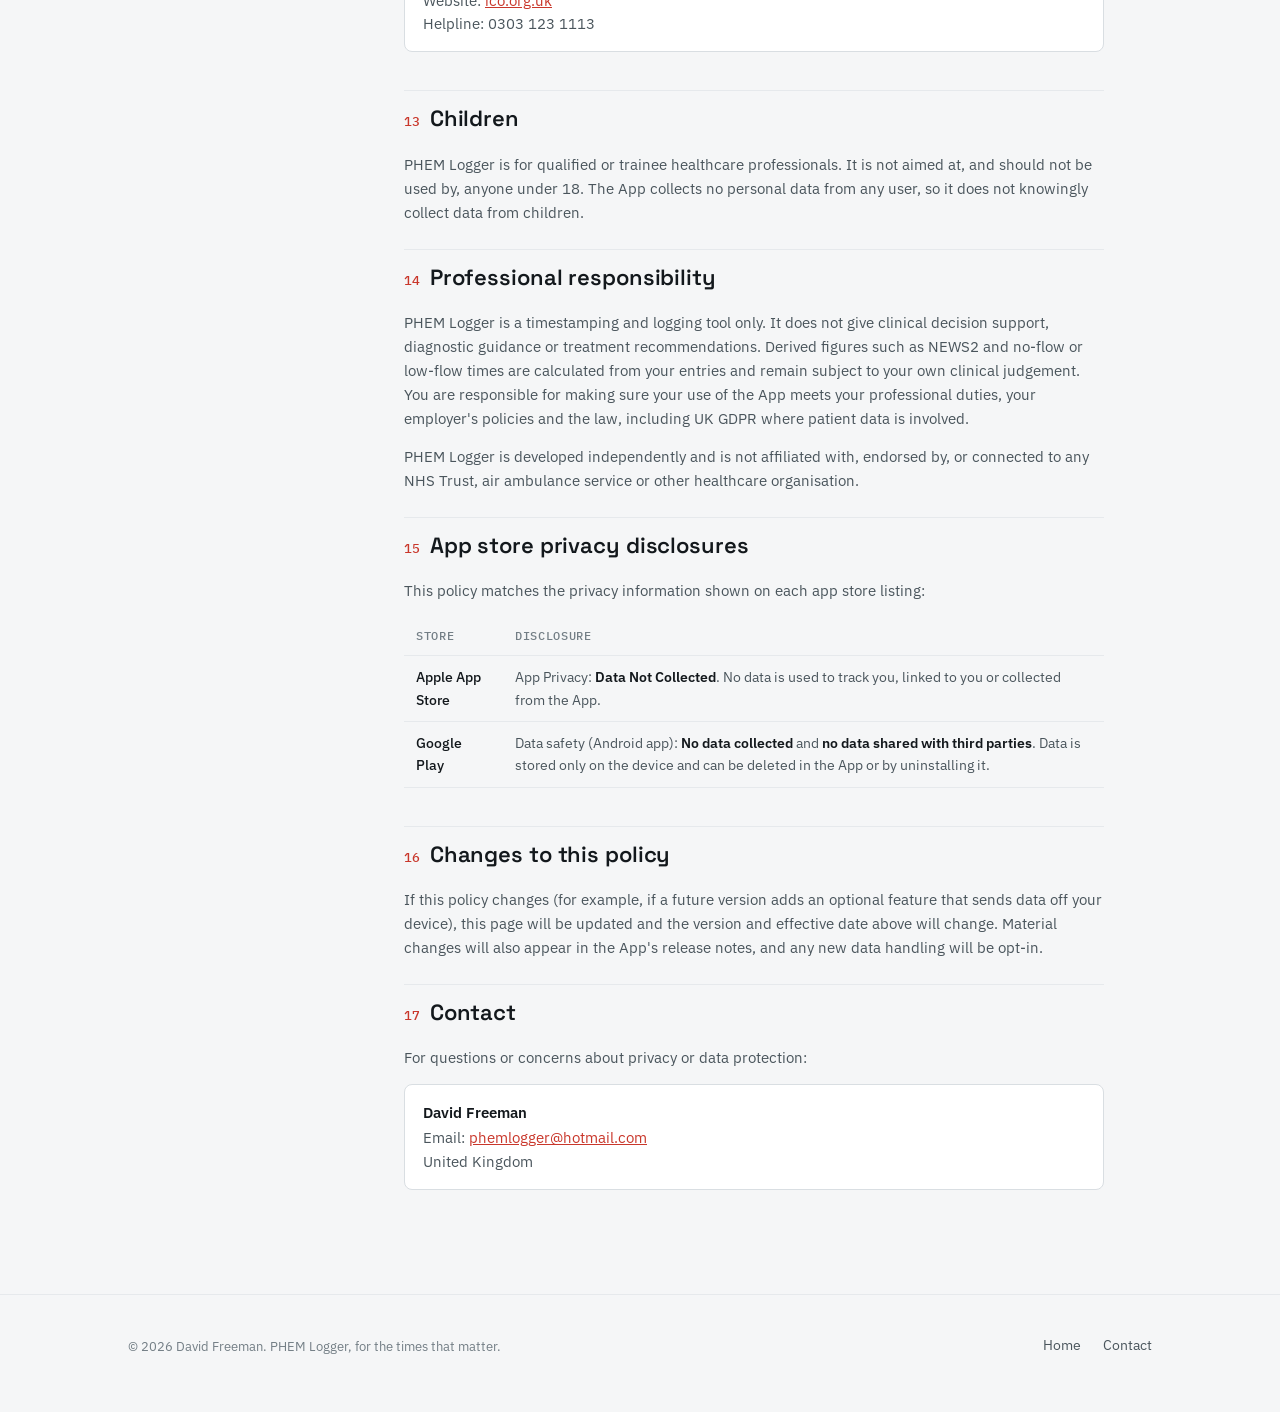
<file: privacy-policy.html>
<!DOCTYPE html>
<html lang="en">
<head>
<meta charset="UTF-8">
<meta name="viewport" content="width=device-width, initial-scale=1.0">
<title>Privacy Policy — PHEM Logger</title>
<meta name="description" content="PHEM Logger's privacy policy. The app collects no personal data, usage data or analytics. Everything you record is stored only on your device.">
<meta name="theme-color" content="#12161a">
<script>
  try { var t = localStorage.getItem('phem-logger-theme'); if (t === 'light' || t === 'dark') document.documentElement.setAttribute('data-theme', t); } catch (e) {}
</script>
<link rel="preconnect" href="https://fonts.googleapis.com">
<link rel="preconnect" href="https://fonts.gstatic.com" crossorigin>
<link href="https://fonts.googleapis.com/css2?family=Space+Grotesk:wght@400;500;600;700&family=IBM+Plex+Sans:wght@400;500;600&family=IBM+Plex+Mono:wght@400;500&display=swap" rel="stylesheet">
<link rel="icon" type="image/png" sizes="32x32" href="assets/icon-32.png">
<link rel="icon" type="image/png" sizes="16x16" href="assets/icon-16.png">
<link rel="apple-touch-icon" sizes="180x180" href="assets/apple-touch-icon.png">
<link rel="stylesheet" href="assets/site.css">
<style>
  body{ line-height:1.6; }
  main{ padding:16px 0 90px; }

  .doc-head{ max-width:66ch; margin-bottom:52px; }
  h1{
    font-family:var(--font-display);
    font-weight:700;
    font-size:clamp(32px, 4.6vw, 46px);
    line-height:1.05;
    letter-spacing:-0.01em;
    margin:0 0 18px;
  }
  .doc-head p{ color:var(--text-dim); font-size:15.5px; margin:0; }
  .doc-head .meta{
    font-family:var(--font-mono);
    font-size:12.5px;
    color:var(--text-faint);
    margin-top:18px;
  }

  .layout{
    display:grid;
    grid-template-columns:220px 1fr;
    gap:56px;
    align-items:start;
  }

  nav.toc{
    position:sticky; top:96px;
    display:flex; flex-direction:column; gap:0;
    border-left:1px solid var(--line-soft);
    padding-left:16px;
    max-height:calc(100vh - 120px);
    overflow-y:auto;
  }
  nav.toc a{
    font-size:13px;
    color:var(--text-dim);
    text-decoration:none;
    padding:6px 0;
  }
  nav.toc a:hover{ color:var(--accent); }

  article{ min-width:0; }
  article section{
    padding:0 0 24px;
    border-bottom:1px solid var(--line-soft);
    margin-bottom:10px;
    max-width:70ch;
    scroll-margin-top:96px;
  }
  article section:last-child{ border-bottom:none; margin-bottom:0; padding-bottom:0; }
  h2{
    font-family:var(--font-display);
    font-weight:600;
    font-size:22px;
    letter-spacing:-0.005em;
    margin:0 0 16px;
  }
  h2 .n{
    font-family:var(--font-mono);
    font-size:13px;
    color:var(--accent);
    margin-right:10px;
    font-weight:500;
  }
  article p{ font-size:15px; color:var(--text-dim); margin:0 0 14px; }
  article p:last-child{ margin-bottom:0; }
  article strong{ color:var(--text); font-weight:600; }
  article a{ color:var(--accent); }

  .fact-list{ list-style:none; margin:0 0 14px; padding:0; }
  .fact-list:last-child{ margin-bottom:0; }
  .fact-list li{
    position:relative;
    padding:10px 0 10px 26px;
    border-bottom:1px solid var(--line-soft);
    font-size:14.5px;
    color:var(--text-dim);
  }
  .fact-list li:last-child{ border-bottom:none; }
  .fact-list li::before{ content:"—"; color:var(--accent); position:absolute; left:0; }

  .note{
    background:var(--panel);
    border:1px solid var(--line);
    border-left:3px solid var(--accent);
    border-radius:6px;
    padding:16px 18px;
    font-size:14px;
    color:var(--text-dim);
    margin:0 0 14px;
  }
  .note:last-child{ margin-bottom:0; }

  .contact-card{
    background:var(--panel);
    border:1px solid var(--line);
    border-radius:8px;
    padding:16px 18px;
    font-size:14.5px;
    color:var(--text-dim);
    margin:0 0 14px;
  }
  .contact-card strong{ display:block; margin-bottom:2px; }

  table.disclosures{
    width:100%;
    border-collapse:collapse;
    font-size:14px;
    margin:0 0 14px;
  }
  table.disclosures th, table.disclosures td{
    text-align:left;
    padding:10px 12px;
    border-bottom:1px solid var(--line-soft);
    vertical-align:top;
  }
  table.disclosures th{
    font-family:var(--font-mono);
    font-size:11.5px;
    letter-spacing:0.06em;
    text-transform:uppercase;
    color:var(--text-faint);
    font-weight:500;
  }
  table.disclosures td{ color:var(--text-dim); }
  table.disclosures td:first-child{ color:var(--text); font-weight:500; }
  .table-scroll{ overflow-x:auto; }

  footer{ border-top:1px solid var(--line-soft); }

  @media (max-width: 820px){
    main{ padding:11px 0 70px; }
    .layout{ grid-template-columns:1fr; gap:28px; }
    nav.toc{
      position:static; max-height:none;
      flex-direction:row; flex-wrap:wrap;
      border-left:none; padding-left:0;
      border-bottom:1px solid var(--line-soft);
      padding-bottom:16px;
      gap:2px 18px;
    }
  }
  .back .short{ display:none; }
  @media (max-width: 520px){
    .back .long{ display:none; }
    .back .short{ display:inline; }
  }
  @media print{
    header.site, nav.toc, footer{ display:none; }
    .layout{ grid-template-columns:1fr; }
  }
</style>
</head>
<body>

<header class="site">
  <div class="nav">
    <a class="brand" href="index.html">
      <img class="mark" src="assets/icon-56.png" width="28" height="28" alt="" aria-hidden="true">
      PHEM Logger
    </a>
    <div class="nav-right">
      <a class="back" href="index.html">← <span class="long">Back to PHEM Logger</span><span class="short">Home</span></a>
      <button class="theme-toggle" id="theme-toggle" type="button" aria-label="Toggle light or dark mode">
        <svg class="i-sun" viewBox="0 0 24 24" fill="none" stroke="currentColor" stroke-width="2" stroke-linecap="round" stroke-linejoin="round" aria-hidden="true"><circle cx="12" cy="12" r="4"/><path d="M12 2v2M12 20v2M4.93 4.93l1.41 1.41M17.66 17.66l1.41 1.41M2 12h2M20 12h2M4.93 19.07l1.41-1.41M17.66 6.34l1.41-1.41"/></svg>
        <svg class="i-moon" viewBox="0 0 24 24" fill="none" stroke="currentColor" stroke-width="2" stroke-linecap="round" stroke-linejoin="round" aria-hidden="true"><path d="M21 12.79A9 9 0 1 1 11.21 3 7 7 0 0 0 21 12.79z"/></svg>
      </button>
    </div>
  </div>
</header>

<main>
  <div class="wrap">

    <div class="doc-head">
      <p class="eyebrow">Legal</p>
      <h1>Privacy Policy</h1>
      <p>
        PHEM Logger is a clinical timestamping tool that works entirely on your
        device. This policy explains what that means for the information you
        record, and for you.
      </p>
      <p class="meta">Version 1.1 · Effective 19 October 2026 · Last reviewed 19 October 2026 · Applies to iOS, iPadOS, watchOS and Android</p>
    </div>

    <div class="layout">
      <nav class="toc" aria-label="Sections">
        <a href="#summary">Summary</a>
        <a href="#about">About this policy</a>
        <a href="#controller">Who we are</a>
        <a href="#data-stored">What the app stores</a>
        <a href="#storage">Where it's stored</a>
        <a href="#not-collected">Data we don't collect</a>
        <a href="#permissions">Device permissions</a>
        <a href="#sharing">Export, sharing &amp; printing</a>
        <a href="#third-parties">Third parties</a>
        <a href="#security">Security</a>
        <a href="#retention">Retention &amp; deletion</a>
        <a href="#legal-basis">Legal basis</a>
        <a href="#rights">Your rights</a>
        <a href="#children">Children</a>
        <a href="#professional">Professional responsibility</a>
        <a href="#store-disclosures">App store disclosures</a>
        <a href="#changes">Changes to this policy</a>
        <a href="#contact">Contact</a>
      </nav>

      <article>

        <section id="summary">
          <h2>Summary</h2>
          <p>
            PHEM Logger does not collect, transmit, sell or share any personal
            data, usage data or analytics. There are no accounts, no servers
            the app talks to, and no third-party tracking or advertising.
            Everything you record (job timings, drugs, interventions, cardiac
            arrest events, observations and notes) is stored only on your
            device and stays under your control.
          </p>
          <div class="note">
            In short, the developer cannot see anything you record in PHEM
            Logger. The app never sends it anywhere. Data leaves your
            device only when you choose to export, share or print it.
          </div>
        </section>

        <section id="about">
          <h2><span class="n">01</span>About this policy</h2>
          <p>
            This policy explains how PHEM Logger ("the App") handles data. It
            applies to every version of the App: the iPhone, iPad and Apple
            Watch apps distributed through the Apple App Store, and the
            Android app distributed through Google Play. The App handles
            data in the same way on every platform.
          </p>
          <p>
            The App is developed and maintained by David Freeman, an
            independent developer based in the United Kingdom. This policy is
            written to comply with the UK General Data Protection Regulation
            (UK GDPR) and the Data Protection Act 2018.
          </p>
        </section>

        <section id="controller">
          <h2><span class="n">02</span>Who we are</h2>
          <div class="contact-card">
            <strong>David Freeman</strong>
            Independent developer, United Kingdom<br>
            Email: <a href="mailto:phemlogger@hotmail.com">phemlogger@hotmail.com</a>
          </div>
          <p>
            The developer does not receive or hold any data recorded in the
            App, so it does not act as a data controller or processor for
            that data. You, or the organisation you work for, remain in
            control of it on your device. Questions about this policy can be
            sent to the address above.
          </p>
        </section>

        <section id="data-stored">
          <h2><span class="n">03</span>What the app stores on your device</h2>
          <p>
            PHEM Logger is for use during prehospital emergency medical jobs
            and simulation. You enter everything it stores. It may hold:
          </p>
          <ul class="fact-list">
            <li>Job phase timestamps, such as activation, mobile, on scene, at patient, leaving scene and hospital arrival</li>
            <li>Drug administration records, such as drug, dose, route and time</li>
            <li>Intervention records, such as type and time</li>
            <li>Cardiac arrest event logs, such as rhythms, shocks, ROSC and initial events</li>
            <li>Vital signs snapshots and the NEWS2 scores calculated from them</li>
            <li>Free-text notes and ATMIST handover content</li>
            <li>Job outcomes, and intervals derived from all of the above</li>
            <li>App settings and saved printer details</li>
          </ul>
          <p>
            The App does not ask for or require any patient identifiers. But
            free-text notes could contain identifiable details if you type
            them in. If so, they could be <strong>special category (health)
            data</strong> under UK GDPR Article 9. The App's built-in guide
            explains what should not be recorded. You are responsible for
            handling any identifiable data in line with your organisation's
            clinical governance policies and data protection law.
          </p>
        </section>

        <section id="storage">
          <h2><span class="n">04</span>Where your data is stored</h2>
          <p>
            Everything recorded in PHEM Logger is stored <strong>only on your
            device</strong>, in storage that belongs to the App and its
            companion watch and phone components.
          </p>
          <ul class="fact-list">
            <li><strong>No data is sent to any external server, cloud service or third party.</strong></li>
            <li>No internet connection is used or needed for any feature.</li>
            <li>No accounts, registration or sign-in are needed.</li>
            <li>Each device keeps its own records. If you use the App on more than one device, such as an Apple Watch and an iPhone, the data on each stays on that device. It is not synced between them and never passes through the developer.</li>
          </ul>
          <p>
            Your phone's own backup system (iCloud or device backup on iOS,
            Android backup on Android) may include App data in your personal
            backup if you have turned that on. Those backups are run by
            Apple or Google under your own account and settings. PHEM Logger
            doesn't start or manage them, and the developer can't access
            them. Your organisation's policy may say whether clinical
            records may be held in personal backups.
          </p>
        </section>

        <section id="not-collected">
          <h2><span class="n">05</span>Data we don't collect</h2>
          <p>PHEM Logger does <strong>not</strong> collect, process or transmit:</p>
          <ul class="fact-list">
            <li>Personal identifiers, such as name, email address or NHS number</li>
            <li>Device identifiers or advertising identifiers</li>
            <li>Location data</li>
            <li>Contacts, photos, camera or microphone data</li>
            <li>Usage analytics or telemetry</li>
            <li>Crash reports sent to the developer or any third party</li>
            <li>Any data through third-party SDKs, analytics or advertising frameworks</li>
          </ul>
          <p>
            If you choose to share crash or diagnostic data with app
            developers in your device settings, Apple or Google may pass
            anonymised crash reports to the developer under their own
            privacy policies. These reports contain no data you have
            recorded in the App.
          </p>
        </section>

        <section id="permissions">
          <h2><span class="n">06</span>Device permissions</h2>
          <p>
            PHEM Logger only asks for a permission when it's needed for a
            feature you choose to use:
          </p>
          <ul class="fact-list">
            <li><strong>Bluetooth</strong> is used only to find and connect to a supported thermal printer (Bixolon SPP-R310 or Zebra ZQ220 Plus) when you set one up or print. On Android this appears as the "Nearby devices" permission. Data goes straight from your device to your printer. Bluetooth is not used to track or locate you, and the App does not use it to work out your location.</li>
            <li><strong>Notifications, sounds and vibration</strong> may be used for on-scene timing alerts you set up in Settings. On Android 13 and later, the App asks before showing notifications.</li>
            <li><strong>Keeping the screen awake</strong> during a job is an optional setting. It needs no permission and collects no data.</li>
          </ul>
          <p>
            You can turn any permission off at any time in your device
            settings. Features that need it, such as printing, will stop
            working, but the rest of the App will keep working.
          </p>
        </section>

        <section id="sharing">
          <h2><span class="n">07</span>Export, sharing &amp; printing</h2>
          <p>
            Data leaves your device only when <strong>you</strong> choose to
            send it. For example, you might export a job as plain text, a
            spreadsheet or an archive, send it through your device's share
            sheet to Notes or a messaging app, or print it to a thermal printer
            for handover.
          </p>
          <p>
            You start and control every export. The developer never receives
            a copy and can't see what happens to it afterwards. Any onward
            sharing is your responsibility and should follow your
            organisation's data governance policies.
          </p>
        </section>

        <section id="third-parties">
          <h2><span class="n">08</span>Third parties</h2>
          <p>
            PHEM Logger contains no third-party analytics, advertising,
            tracking or crash-reporting software development kits (SDKs).
            No data from the App is shared with, sold to or processed by any
            third party, because none is collected. Apple and Google run the
            app stores you download the App from. Their handling of your
            store account and purchases is covered by their own privacy
            policies.
          </p>
        </section>

        <section id="security">
          <h2><span class="n">09</span>Security</h2>
          <p>
            Your data stays on your device, so it's protected by your device's
            own security: your passcode, Face ID, Touch ID or biometrics, and
            built-in storage encryption. We strongly recommend a device
            passcode on any phone or watch used for clinical work. Take
            the same care with exported files and printouts as with any
            other clinical record.
          </p>
        </section>

        <section id="retention">
          <h2><span class="n">10</span>Retention &amp; deletion</h2>
          <p>
            The developer holds no user data, so there is nothing for us to
            keep or delete. Data on your device stays until you remove it.
            You can:
          </p>
          <ul class="fact-list">
            <li>Delete single jobs, or several at once, from the job list in the App</li>
            <li>Delete the App from your iPhone, iPad, Apple Watch or Android device, which removes all of its data from that device</li>
            <li>Reset your device</li>
          </ul>
          <p>
            Copies you have exported, shared or printed, and any personal
            device backups, are not removed by deleting the App. You
            manage those yourself.
          </p>
        </section>

        <section id="legal-basis">
          <h2><span class="n">11</span>Legal basis for processing</h2>
          <p>
            All processing happens on your own device. The developer does
            not process any data you enter. Where data you enter counts as
            personal or special category data (for example, if a job
            record could identify a patient), the relevant lawful bases for
            you or your organisation are likely to be:
          </p>
          <ul class="fact-list">
            <li><strong>UK GDPR Article 6(1)(e):</strong> processing needed for a task carried out in the public interest or in the exercise of official authority, where a healthcare professional uses the App as part of their clinical duties.</li>
            <li><strong>UK GDPR Article 9(2)(h):</strong> processing needed to provide health care, where this applies to your professional role.</li>
          </ul>
        </section>

        <section id="rights">
          <h2><span class="n">12</span>Your rights</h2>
          <p>
            The developer does not hold your data, so you use your data
            protection rights directly on your own device. You can view,
            correct, export or erase anything you've recorded at any time.
            There is no account to close and no copy on a server to request.
          </p>
          <p>
            If you have a question or concern about how the App handles data,
            please <a href="#contact">contact us</a>. You also have the right
            to complain to the UK supervisory authority:
          </p>
          <div class="contact-card">
            <strong>Information Commissioner's Office (ICO)</strong>
            Website: <a href="https://ico.org.uk" target="_blank" rel="noopener">ico.org.uk</a><br>
            Helpline: 0303 123 1113
          </div>
        </section>

        <section id="children">
          <h2><span class="n">13</span>Children</h2>
          <p>
            PHEM Logger is for qualified or trainee healthcare professionals.
            It is not aimed at, and should not be used by, anyone under 18.
            The App collects no personal data from any user, so it does not
            knowingly collect data from children.
          </p>
        </section>

        <section id="professional">
          <h2><span class="n">14</span>Professional responsibility</h2>
          <p>
            PHEM Logger is a timestamping and logging tool only. It does not
            give clinical decision support, diagnostic guidance or treatment
            recommendations. Derived figures such as NEWS2 and no-flow or
            low-flow times are calculated from your entries and remain
            subject to your own clinical judgement. You are responsible for
            making sure your use of the App meets your professional
            duties, your employer's policies and the law, including UK
            GDPR where patient data is involved.
          </p>
          <p>
            PHEM Logger is developed independently and is not affiliated
            with, endorsed by, or connected to any NHS Trust, air ambulance
            service or other healthcare organisation.
          </p>
        </section>

        <section id="store-disclosures">
          <h2><span class="n">15</span>App store privacy disclosures</h2>
          <p>
            This policy matches the privacy information shown on each app
            store listing:
          </p>
          <div class="table-scroll">
            <table class="disclosures">
              <thead>
                <tr><th>Store</th><th>Disclosure</th></tr>
              </thead>
              <tbody>
                <tr>
                  <td>Apple App Store</td>
                  <td>App Privacy: <strong>Data Not Collected</strong>. No data is used to track you, linked to you or collected from the App.</td>
                </tr>
                <tr>
                  <td>Google Play</td>
                  <td>Data safety (Android app): <strong>No data collected</strong> and <strong>no data shared with third parties</strong>. Data is stored only on the device and can be deleted in the App or by uninstalling it.</td>
                </tr>
              </tbody>
            </table>
          </div>
        </section>

        <section id="changes">
          <h2><span class="n">16</span>Changes to this policy</h2>
          <p>
            If this policy changes (for example, if a future version adds
            an optional feature that sends data off your device), this
            page will be updated and the version and effective date above
            will change. Material changes will also appear in the App's
            release notes, and any new data handling will be opt-in.
          </p>
        </section>

        <section id="contact">
          <h2><span class="n">17</span>Contact</h2>
          <p>For questions or concerns about privacy or data protection:</p>
          <div class="contact-card">
            <strong>David Freeman</strong>
            Email: <a href="mailto:phemlogger@hotmail.com">phemlogger@hotmail.com</a><br>
            United Kingdom
          </div>
        </section>

      </article>
    </div>
  </div>
</main>

<footer>
  <div class="wrap foot-row">
    <div class="foot-note">© 2026 David Freeman. PHEM Logger, for the times that matter.</div>
    <div class="foot-links">
      <a href="index.html">Home</a>
      <a href="#contact">Contact</a>
    </div>
  </div>
</footer>

<script src="assets/theme.js"></script>
</body>
</html>
</file>
<file: assets/site.css>
/* PHEM Logger — shared styles for index.html and privacy-policy.html */

/* ---------- THEME TOKENS ---------- */
/* Dark is the default; light applies via system preference or the toggle. */
:root{
  --bg:            #12161a;
  --panel:         #1a2025;
  --panel-raised:  #1f262c;
  --line:          #2a3238;
  --line-soft:     #232a30;
  --text:          #edf1f3;
  --text-dim:      #9aa5ad;
  --text-faint:    #6b767d;
  --accent:        #ef5a4c;
  --accent-hover:  #f46f62;
  --accent-dim:    #7a2c25;
  --accent-ink:    #1a0c0a;
  --accent-wash:   rgba(239,90,76,0.10);
  --blue:          #4c8dff;
  --amber:         #f2b33d;
  --header-bg:     rgba(18,22,26,0.86);
  --font-display:  'Space Grotesk', sans-serif;
  --font-body:     'IBM Plex Sans', sans-serif;
  --font-mono:     'IBM Plex Mono', monospace;
  --max: 1080px;
  color-scheme: dark;
}

/* Light tokens: used when the OS prefers light and the user hasn't forced dark … */
@media (prefers-color-scheme: light){
  :root:not([data-theme="dark"]){
    --bg:            #f5f6f7;
    --panel:         #ffffff;
    --panel-raised:  #fbfbfc;
    --line:          #d9dee2;
    --line-soft:     #e6e9ec;
    --text:          #13181c;
    --text-dim:      #4a555c;
    --text-faint:    #737e85;
    --accent:        #c9372b;
    --accent-hover:  #b02e23;
    --accent-dim:    #efb3ad;
    --accent-ink:    #ffffff;
    --accent-wash:   rgba(201,55,43,0.07);
    --blue:          #2563eb;
    --amber:         #b7791f;
    --header-bg:     rgba(245,246,247,0.86);
    color-scheme: light;
  }
}
/* … or when the user picks light with the toggle. */
:root[data-theme="light"]{
  --bg:            #f5f6f7;
  --panel:         #ffffff;
  --panel-raised:  #fbfbfc;
  --line:          #d9dee2;
  --line-soft:     #e6e9ec;
  --text:          #13181c;
  --text-dim:      #4a555c;
  --text-faint:    #737e85;
  --accent:        #c9372b;
  --accent-hover:  #b02e23;
  --accent-dim:    #efb3ad;
  --accent-ink:    #ffffff;
  --accent-wash:   rgba(201,55,43,0.07);
  --blue:          #2563eb;
  --amber:         #b7791f;
  --header-bg:     rgba(245,246,247,0.86);
  color-scheme: light;
}

/* ---------- BASE ---------- */
*{ box-sizing:border-box; }
html{ scroll-behavior:smooth; }

@media (prefers-reduced-motion: reduce){
  html{ scroll-behavior:auto; }
  *{ animation-duration:0.001ms !important; animation-iteration-count:1 !important; transition-duration:0.001ms !important; }
}

body{
  margin:0;
  background:var(--bg);
  color:var(--text);
  font-family:var(--font-body);
  line-height:1.55;
  -webkit-font-smoothing:antialiased;
  transition:background .2s ease, color .2s ease;
}

a{ color:inherit; }
::selection{ background:var(--accent-dim); color:var(--text); }
:focus-visible{ outline:2px solid var(--accent); outline-offset:3px; }

.wrap{ max-width:var(--max); margin:0 auto; padding:0 28px; }

.eyebrow{
  font-family:var(--font-mono);
  font-size:12px;
  letter-spacing:0.14em;
  text-transform:uppercase;
  color:var(--accent);
  display:flex; align-items:center; gap:10px;
  margin:0 0 20px;
}
/* Beat page rules like ".section-head p" that would otherwise grey the eyebrow out. */
.section-head .eyebrow, .doc-head .eyebrow, .download .eyebrow{ color:var(--accent); }
.eyebrow::before{
  content:""; width:7px; height:7px; background:var(--accent); border-radius:1px;
  display:inline-block; flex:none;
}

/* ---------- HEADER / NAV ---------- */
header.site{
  position:sticky; top:0; z-index:40;
  background:var(--header-bg);
  backdrop-filter:blur(10px);
  -webkit-backdrop-filter:blur(10px);
  border-bottom:1px solid var(--line-soft);
}
.nav{
  display:flex; align-items:center; justify-content:space-between; gap:20px;
  padding:14px 28px;
  max-width:var(--max); margin:0 auto;
}
.brand{
  display:flex; align-items:center; gap:10px;
  font-family:var(--font-display); font-weight:600; font-size:17px;
  letter-spacing:0.01em;
  text-decoration:none; color:var(--text);
}
.brand .mark{
  width:28px; height:28px; flex:none; display:block;
  border-radius:7px;
  background:#fff;
  box-shadow:0 0 0 1px var(--line);
}
.nav-right{ display:flex; align-items:center; gap:28px; }
nav.links{ display:flex; gap:26px; font-size:14px; }
nav.links a, .back{
  text-decoration:none; color:var(--text-dim);
  transition:color .15s ease;
}
nav.links a:hover, .back:hover{ color:var(--text); }
.back{ font-size:14px; }

/* ---------- THEME TOGGLE ---------- */
.theme-toggle{
  appearance:none;
  display:inline-flex; align-items:center; justify-content:center;
  width:38px; height:38px; flex:none;
  border-radius:9px;
  border:1px solid var(--line);
  background:var(--panel);
  color:var(--text-dim);
  cursor:pointer;
  transition:color .15s ease, border-color .15s ease;
}
.theme-toggle:hover{ color:var(--text); border-color:var(--accent-dim); }
.theme-toggle svg{ width:18px; height:18px; }
/* Show the sun in dark mode (click → light), the moon in light mode (click → dark). */
.theme-toggle .i-moon{ display:none; }
:root[data-theme="light"] .theme-toggle .i-sun{ display:none; }
:root[data-theme="light"] .theme-toggle .i-moon{ display:block; }

/* ---------- BUTTONS ---------- */
.btn{
  display:inline-flex; align-items:center; gap:8px;
  padding:13px 22px;
  border-radius:8px;
  font-size:14px; font-weight:600;
  text-decoration:none;
  border:1px solid transparent;
  transition:transform .15s ease, border-color .15s ease, background .15s ease;
}
.btn-primary{ background:var(--accent); color:var(--accent-ink); }
.btn-primary:hover{ transform:translateY(-1px); background:var(--accent-hover); }
.btn-ghost{ border-color:var(--line); color:var(--text); }
.btn-ghost:hover{ border-color:var(--accent-dim); }
.btn svg{ width:16px; height:16px; }
/* Store button that isn't live yet (see assets/store-links.js). */
.btn-soon{
  border-style:dashed;
  color:var(--text-dim);
  cursor:default;
  pointer-events:none;
}
.btn-soon .soon{
  font-family:var(--font-mono);
  font-size:10.5px;
  letter-spacing:0.08em;
  text-transform:uppercase;
  color:var(--accent);
  border:1px solid var(--accent-dim);
  border-radius:4px;
  padding:1px 6px;
  margin-left:2px;
}

/* ---------- FOOTER ---------- */
footer{ padding:40px 0 56px; }
.foot-row{
  display:flex; justify-content:space-between; align-items:center;
  flex-wrap:wrap; gap:16px;
}
.foot-links{ display:flex; flex-wrap:wrap; gap:22px; font-size:13.5px; }
.foot-links a{ text-decoration:none; color:var(--text-dim); }
.foot-links a:hover{ color:var(--text); }
.foot-note{ font-size:12.5px; color:var(--text-faint); }

@media (max-width: 860px){
  nav.links{ display:none; }
}
@media (max-width: 520px){
  .wrap{ padding:0 16px; }
  .nav{ padding:12px 16px; }
}
</file>
